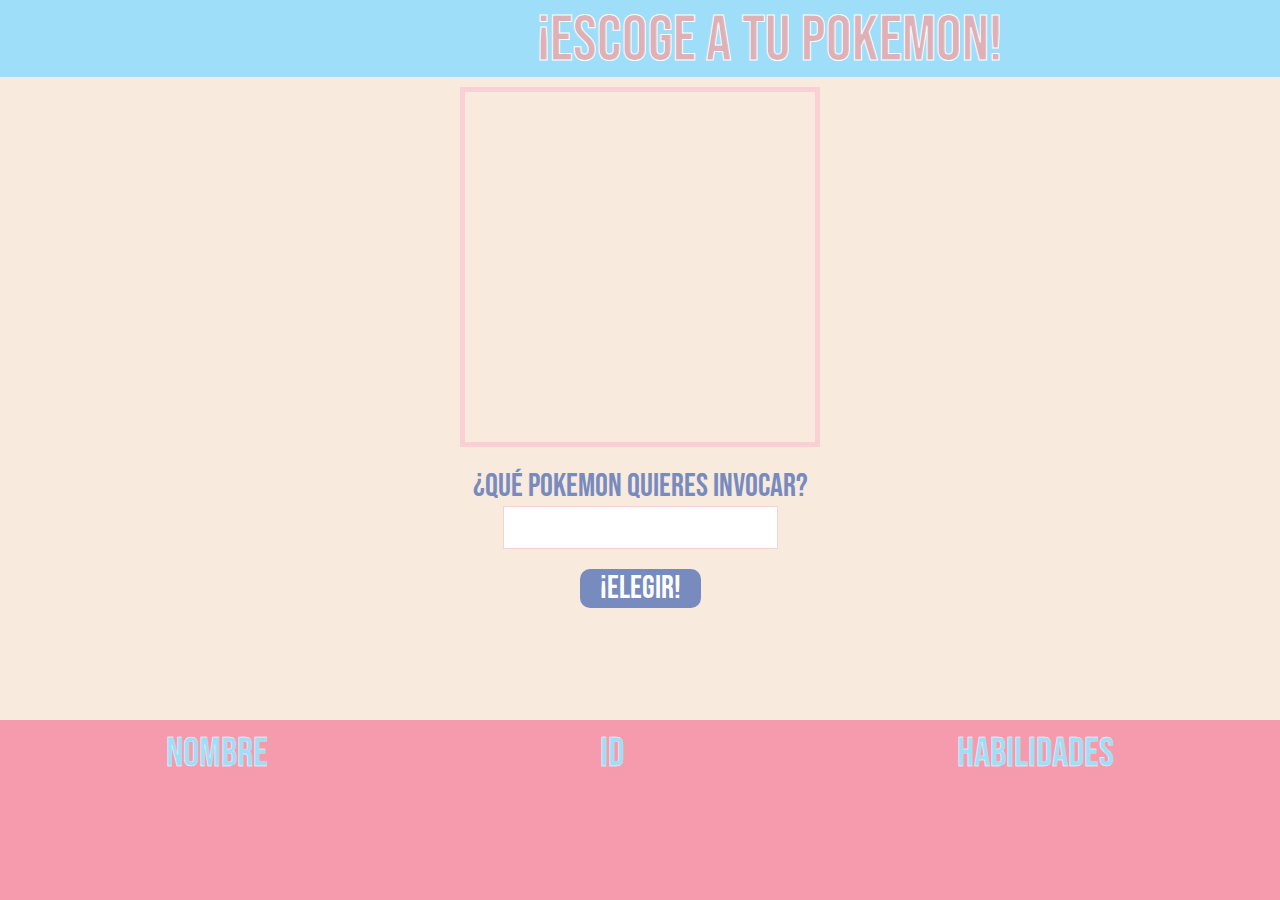
<file: API Pokemon/index.html>
<!DOCTYPE html>
<html lang="en">
<head>
  <meta charset="UTF-8">
  <meta name="viewport" content="width=device-width, initial-scale=1.0">
  <meta http-equiv="X-UA-Compatible" content="ie=edge">
  <link rel="stylesheet" href="style.css">
  <title>Pokemon</title>
</head>
<body>
  <header>
    <div><marquee BEHAVIOR=ALTERNATE SCROLLAMOUNT=18>¡Escoge a tu Pokemon!</marquee></div>
  </header>
  <section>
    <div id="ia"></div>
    <form id="form" method="post">
      <label for="pokemon">¿Qué pokemon quieres invocar?</label><br>
      <input type="text" name="pokemon" id="pokemon"><br>
      <button type="submit">¡ELEGIR!</button>
    </form>
  </section>
  <footer>
    <div>NOMBRE<br><p id="pname"></p></div>
    <div>ID<br><p id="pid"></p></div>
    <div>HABILIDADES<br><p id="pab"></p></div>
  </footer>
  <script src="script.js"></script>
</body>
</html>
</file>
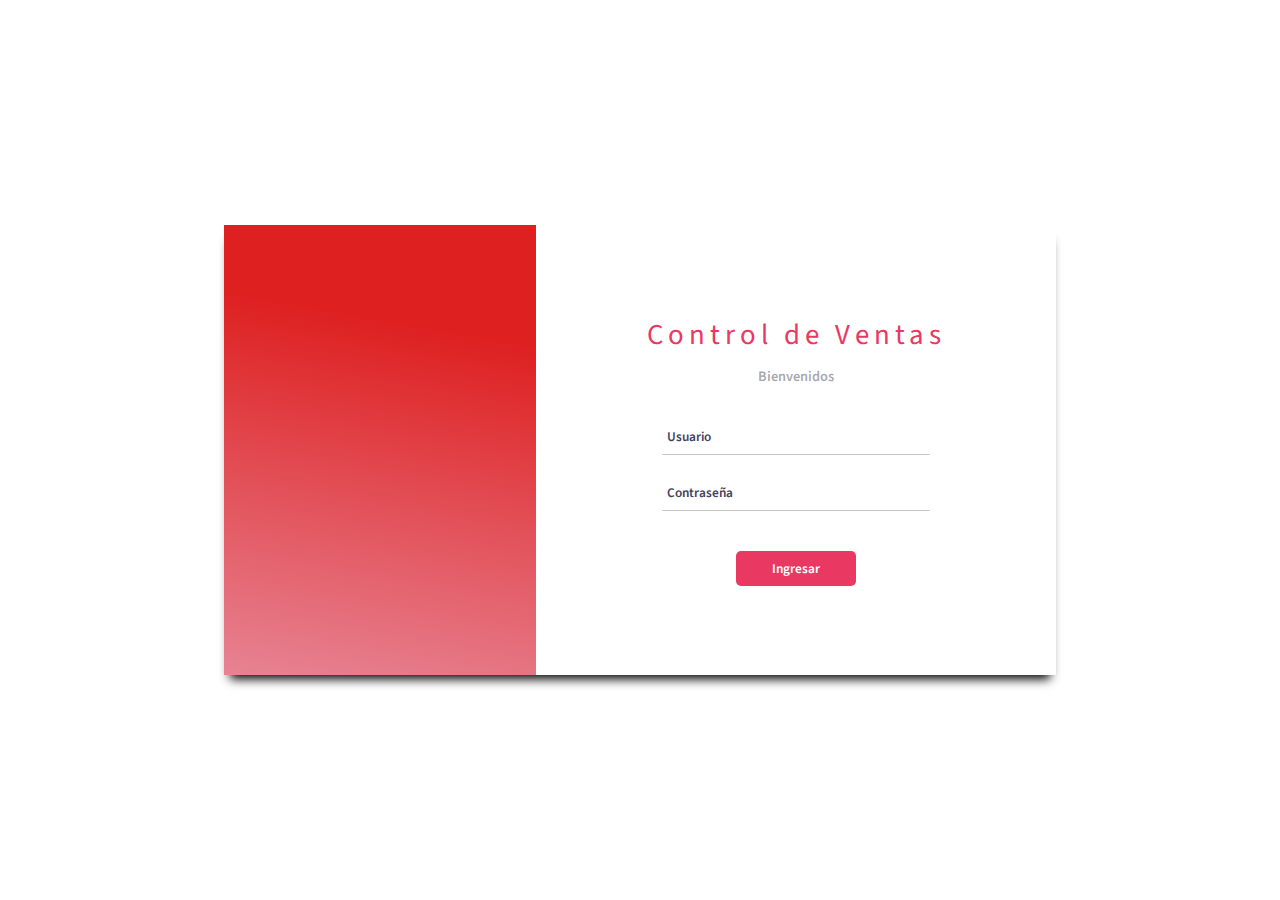
<file: Novanity 2/index.html>
<!DOCTYPE html>
<html lang="en">
<head>
  <meta charset="UTF-8">
  <meta name="viewport" content="width=device-width, initial-scale=1.0">
  <meta http-equiv="X-UA-Compatible" content="ie=edge">
  <link rel="shortcut icon" href="./Images/favicon.png">
  <link rel="stylesheet" href="./css/styles-index.css">
  <title>Iniciar sesión - Novanity</title>
</head>
<body>
  <main>
    <div class="card"></div>
    <section class="login">
      <h1>Control de Ventas</h1>
      <p>Bienvenidos</p>
      <div>
        <form action="./html/inicio.html" method="GET">
          <input class="fill" type="text" name="user" placeholder="Usuario">
          <input class="fill" type="password" name="password" placeholder="Contraseña">
          <input type="submit" class="button" name="send" value="Ingresar">
        </form>
      </div>
    </section>
  </main>
</body>
</html>
</file>
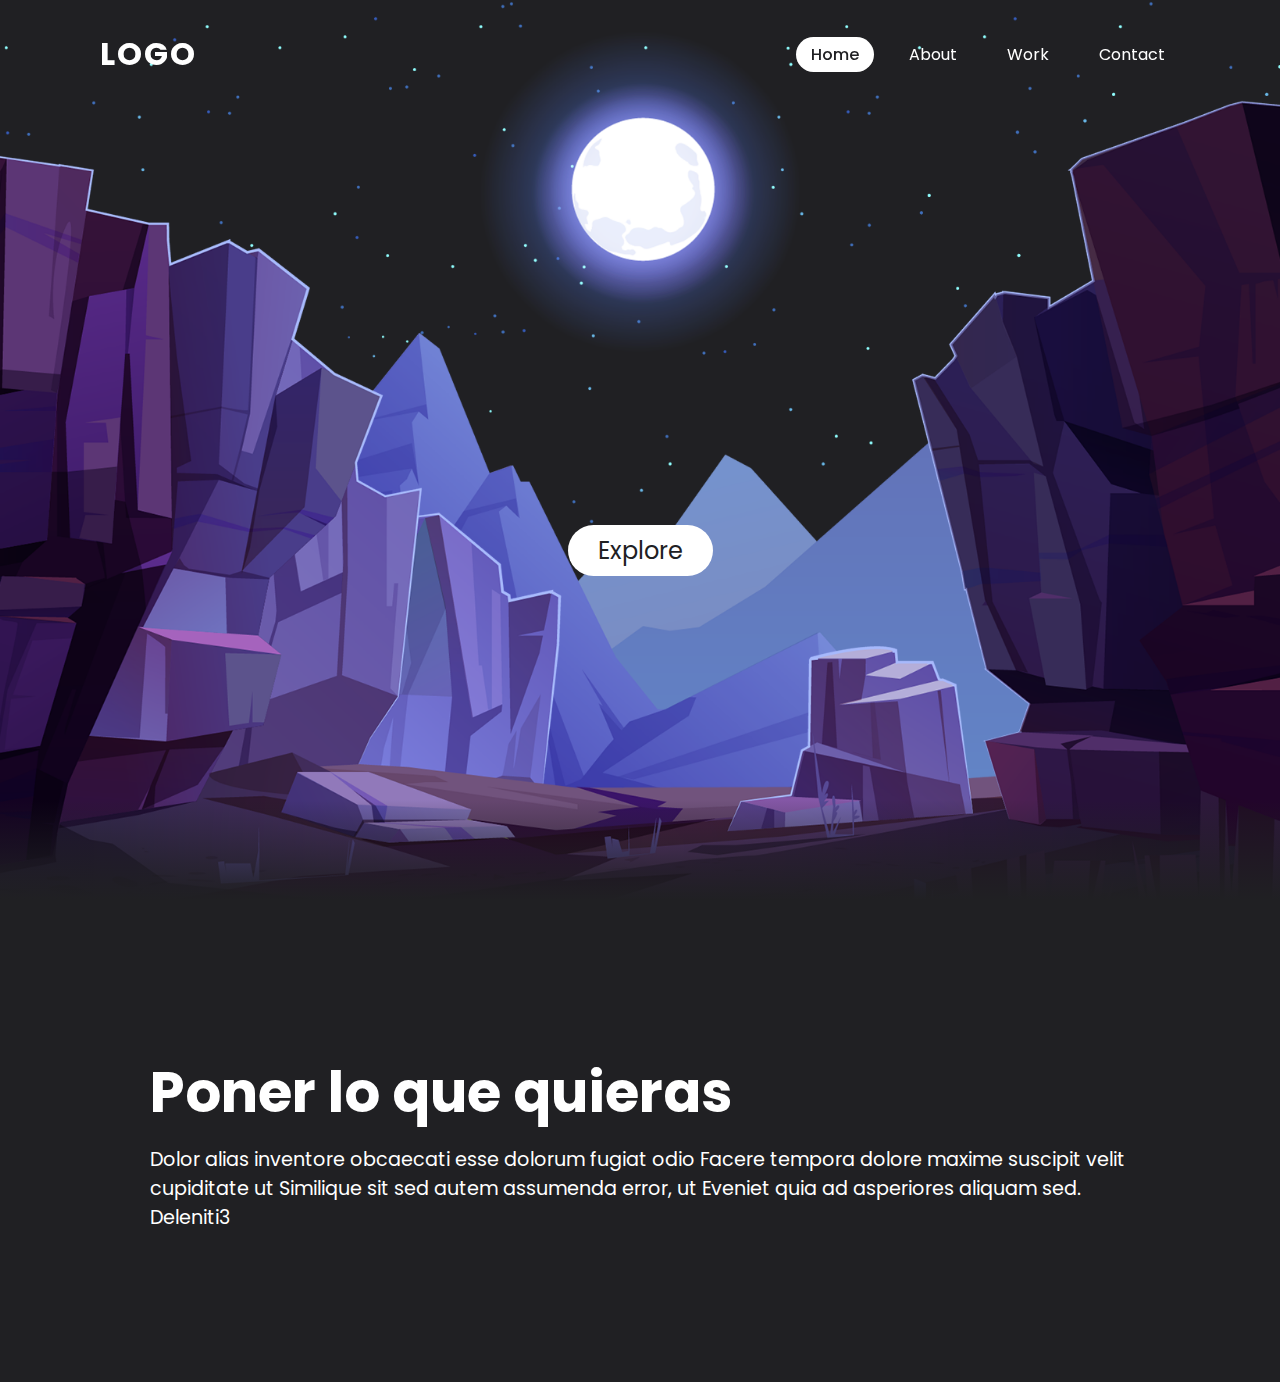
<file: Portafolio Plantilla/index.html>
<!DOCTYPE html>
<html lang="en">
  <head>
    <meta charset="UTF-8" />
    <title>Portafolio - Steven Espejo Cabarcas</title>
    <link rel="shortcut icon" href="./images/favicon.png" type="image/x-icon">
    <link rel="stylesheet" href="./style/style.css" />
  </head>
  <body>
    <header>
	<a href="#" class="logo">logo</a>
	<ul>
	    <li><a href="#" class="active">Home</a></li>
	    <li><a href="#">About</a></li>
	    <li><a href="#">Work</a></li>
	    <li><a href="#">Contact</a></li>
	</ul>
    </header>
    <section>
	<img src="./images/stars.png" alt="estrellas" id="stars">
	<img src="./images/moon.png" alt="luna" id="moon">
	<img src="./images/mountains_behind.png" alt="montaña" id="moun_be">
	<h2 id="text">Moon Light</h2>
	<a href="#sec" id="btn">Explore</a>
	<img src="./images/mountains_front.png" alt="montaña" id="moun_fr">
    </section>
    <div class="sec" id="sec">
	<h2>Poner lo que quieras</h2>
	<p>Dolor alias inventore obcaecati esse dolorum fugiat odio Facere tempora dolore maxime suscipit velit cupiditate ut Similique sit sed autem assumenda error, ut Eveniet quia ad asperiores aliquam sed. Deleniti3</p>
    </div>
    
    <script src="./js/index.js"></script>
  </body>
</html>
</file>
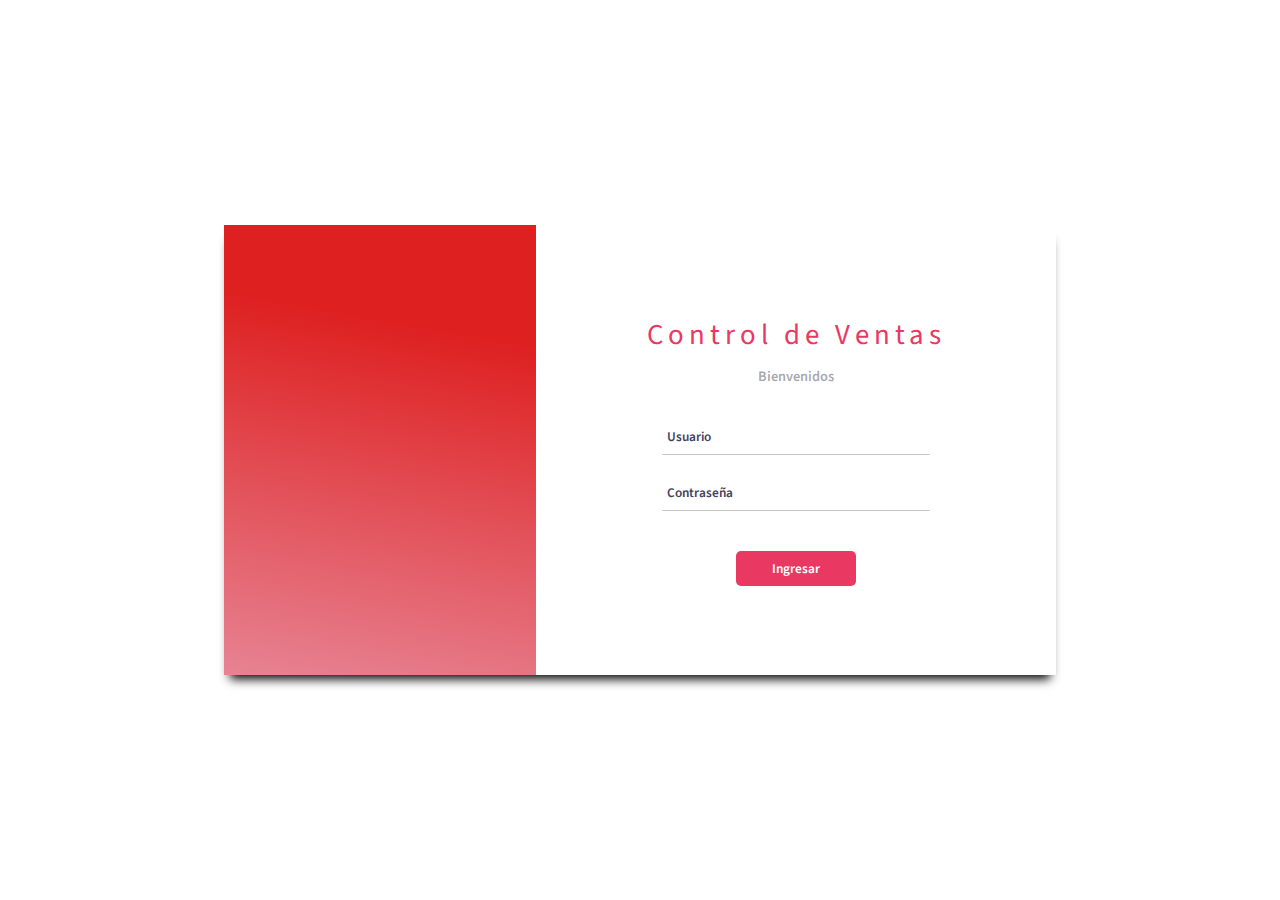
<file: Novanity 1/html/index.html>
<!DOCTYPE html>
<html lang="en">
<head>
  <meta charset="UTF-8">
  <meta name="viewport" content="width=device-width, initial-scale=1.0">
  <meta http-equiv="X-UA-Compatible" content="ie=edge">
  <link rel="shortcut icon" href="../Images/favicon.png">
  <link rel="stylesheet" href="../css/styles-index.css">
  <title>Iniciar sesión - Novanity</title>
</head>
<body>
  <main>
    <div class="card"></div>
    <section class="login">
      <h1>Control de Ventas</h1>
      <p>Bienvenidos</p>
      <div>
        <form action="inicio.html" method="GET">
          <input class="fill" type="text" name="user" placeholder="Usuario">
          <input class="fill" type="password" name="password" placeholder="Contraseña">
          <input type="submit" class="button" name="send" value="Ingresar">
        </form>
      </div>
    </section>
  </main>
</body>
</html>
</file>
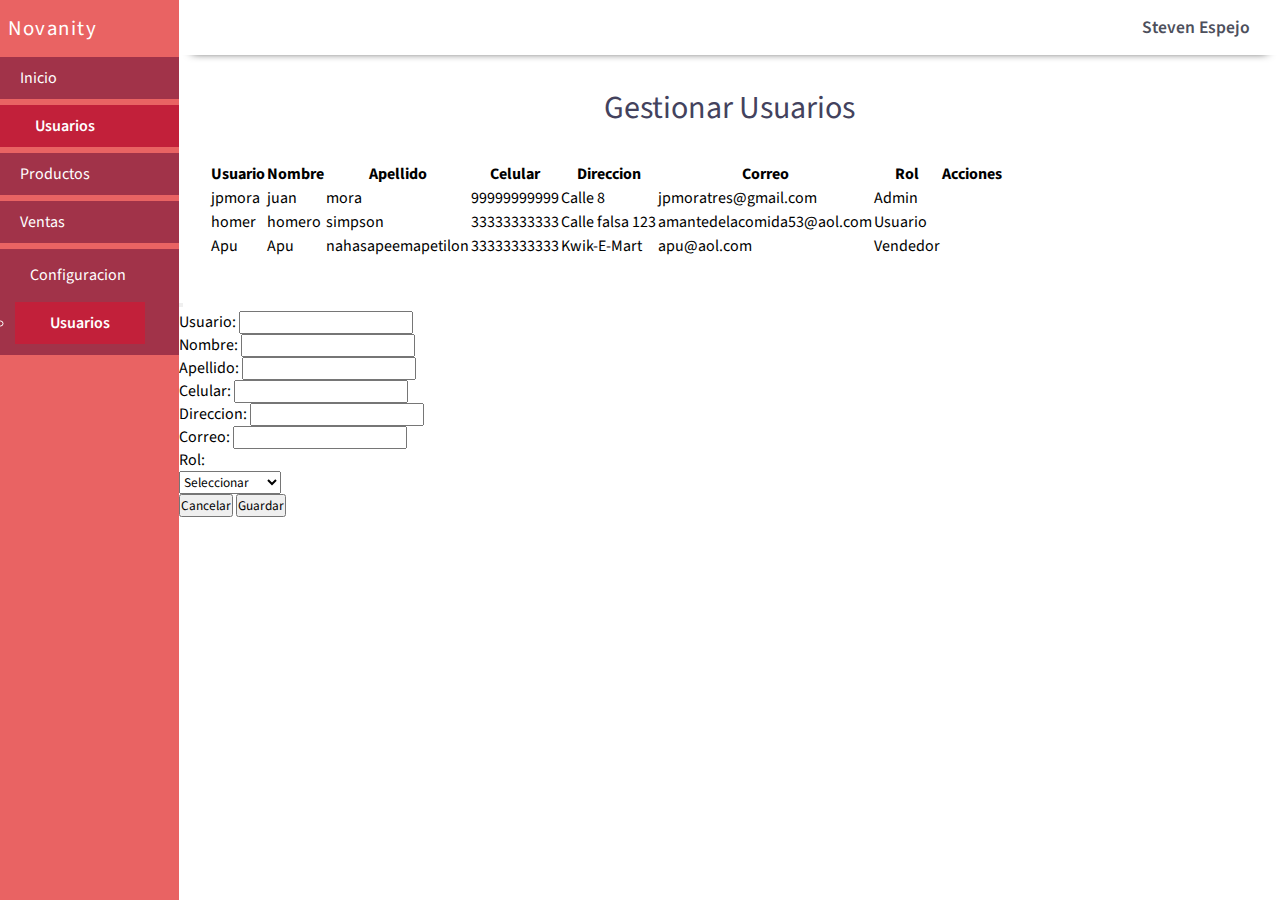
<file: Novanity 2/html/conf_usuarios.html>
<!DOCTYPE html>
<html lang="en">
<head>
  <meta charset="UTF-8">
  <meta name="viewport" content="width=device-width, initial-scale=1.0">
  <meta http-equiv="X-UA-Compatible" content="ie=edge">
  <link rel="shortcut icon" href="../Images/favicon.png">
  <link rel="stylesheet" href="../css/styles-feature.css">
  <link rel="stylesheet" href="https://use.fontawesome.com/releases/v5.8.1/css/all.css" integrity="sha384-50oBUHEmvpQ+1lW4y57PTFmhCaXp0ML5d60M1M7uH2+nqUivzIebhndOJK28anvf" crossorigin="anonymous">


  <!-- jquery -->
  <script src="https://code.jquery.com/jquery-3.6.0.min.js" integrity="sha256-/xUj+3OJU5yExlq6GSYGSHk7tPXikynS7ogEvDej/m4=" crossorigin="anonymous"></script>
  <!-- bootstrap -->
  <link href="https://cdn.jsdelivr.net/npm/bootstrap@5.0.2/dist/css/bootstrap.min.css" rel="stylesheet" integrity="sha384-EVSTQN3/azprG1Anm3QDgpJLIm9Nao0Yz1ztcQTwFspd3yD65VohhpuuCOmLASjC" crossorigin="anonymous">
  <script src="https://cdn.jsdelivr.net/npm/@popperjs/core@2.9.2/dist/umd/popper.min.js" integrity="sha384-IQsoLXl5PILFhosVNubq5LC7Qb9DXgDA9i+tQ8Zj3iwWAwPtgFTxbJ8NT4GN1R8p" crossorigin="anonymous"></script>
  <script src="https://cdn.jsdelivr.net/npm/bootstrap@5.0.2/dist/js/bootstrap.min.js" integrity="sha384-cVKIPhGWiC2Al4u+LWgxfKTRIcfu0JTxR+EQDz/bgldoEyl4H0zUF0QKbrJ0EcQF" crossorigin="anonymous"></script>

  <!-- Datatables -->
  <link rel="stylesheet" type="text/css" href="https://cdn.datatables.net/1.11.3/css/jquery.dataTables.css">
  
  <title>Usuarios - Novanity</title>
</head>
<body>
  <header>
    <h1>Novanity</h1>
    <nav>
      <a href="inicio.html"><i class="fas fa-home"></i>Inicio</a>
      <a href="usuario.html" class="in"><i class="fas fa-chevron-right"></i>Usuarios</a>
      <a href="productos.html"><i class="fas fa-people-carry"></i>Productos</a>
      <a href="ventas.html"><i class="fas fa-hand-holding-usd"></i>Ventas</a>
      <ul class="nav nav-tabs">
        <li class="nav-item dropdown">
          <a class="nav-link dropdown-toggle" data-bs-toggle="dropdown" href="#" role="button" aria-expanded="false">Configuracion</a>
          <ul class="dropdown-menu">
            <li><a href="conf_usuarios.html" class="in"><i class="fas fa-chevron-right"></i>Usuarios</a></li>
          </ul>
        </li>
      </ul>
    </nav>
  </header>
  <main>
    <section class="user_login">
      <i class="fas fa-bell"></i>
      <a href="">
        <h2>Steven Espejo</h2>
        <i class="fas fa-chevron-down"></i>
      </a>
    </section>
    <!-- Tabla -->
    <h2 class="title2">Gestionar Usuarios</h2>
    <div class="tabla">
    <table id="tabla_conf_usuarios" class="display">
      <thead>
          <tr>
              <th>Usuario</th>
              <th>Nombre</th>
              <th>Apellido</th>
              <th>Celular</th>
              <th>Direccion</th>
              <th>Correo</th>
              <th>Rol</th>
              <th>Acciones</th>
          </tr>
      </thead>
      <tbody>
          <tr>
              <td>jpmora</td>
              <td>juan</td>
              <td>mora</td>
              <td>99999999999</td>
              <td>Calle 8</td>
              <td>jpmoratres@gmail.com</td>
              <td>Admin</td>
              <td></td>
          </tr>
          <tr>
            <td>homer</td>
            <td>homero</td>
            <td>simpson</td>
            <td>33333333333</td>
            <td>Calle falsa 123</td>
            <td>amantedelacomida53@aol.com</td>
            <td>Usuario</td>
            <td></td>
          </tr>
          <tr>
            <td>Apu</td>
            <td>Apu</td>
            <td>nahasapeemapetilon</td>
            <td>33333333333</td>
            <td>Kwik-E-Mart</td>
            <td>apu@aol.com</td>
            <td>Vendedor</td>
            <td></td>
          </tr>
      </tbody>
  </table>
</div>

<!--Modal para CRUD para editar algunos campos solo por el administrador-->
<div class="modal fade" id="modalUsuario" tabindex="-1" role="dialog" aria-labelledby="exampleModalLabel" aria-hidden="true">
  <div class="modal-dialog" role="document">
      <div class="modal-content">
          <div class="modal-header">
              <h5 class="modal-title" id="exampleModalLabel"></h5>
              <button type="button" class="btn-close" data-bs-dismiss="modal" aria-label="Close">
              </button>
          </div>
      <form id="formPersonas">
          <div class="modal-body">
              <div class="form-group">
              <label for="usuario" class="col-form-label" >Usuario:</label>
              <input type="text" class="form-control" id="usuario">
              </div>
              <div class="form-group">
              <label for="nombre" class="col-form-label">Nombre:</label>
              <input type="text" class="form-control" id="nombre">
              </div>
              <div class="form-group">
              <label for="apellido" class="col-form-label">Apellido:</label>
              <input type="text" class="form-control" id="apellido">
              </div>
              <div class="form-group">
              <label for="celular" class="col-form-label">Celular:</label>
              <input type="text" class="form-control" id="celular">
              </div>
              <div class="form-group">
              <label for="direccion" class="col-form-label">Direccion:</label>
              <input type="text" class="form-control" id="direccion">
              </div>
              <div class="form-group">
                <label for="correo" class="col-form-label">Correo:</label>
                <input type="text" class="form-control" id="correo">
              </div>
              <div class="form-group">
              <label for="rol" class="col-form-label" >Rol:</label>
               <br>
                <select class="form-select" aria-label="Default select example">
                  <option  selected>Seleccionar</option>
                  <option  value="admin">Administrador</option>
                  <option  value="vendedor">Vendedor</option>
                  <option  value="Usuario">Usuario</option>
                </select>
              </div>
          </div>
          <div class="modal-footer">
              <button type="button" class="btn btn-light" data-bs-dismiss="modal">Cancelar</button>
              <button type="submit" id="btnGuardar" class="btn btn-dark">Guardar</button>
          </div>
      </form>
      </div>
  </div>
</div>
<!-- Fin Modal para CRUD para editar algunos campos solo por el administrador-->

  <!-- Datatables -->
  <script type="text/javascript" charset="utf8" src="https://cdn.datatables.net/1.11.3/js/jquery.dataTables.js"></script>
  <!-- Mi JS -->
  <script src="../JS/tablas.js"></script> 
</body>
</html>
</file>
<file: API Pokemon/style.css>
@import url('https://fonts.googleapis.com/css2?family=Bebas+Neue&display=swap');

body {
  overflow: hidden;
  background: #F8EADC;
  height: 100%;
  margin: 0;
}

header{
  background: #9EDEF9;
  color: #dfb1b7; /*#FAD0D5*/
  font-family: 'Bebas Neue', cursive;
  font-size: 4em;
}

header marquee{
  margin-bottom: -21px;
  -webkit-text-stroke: 1px white;
}

section {
  padding-top: 10px;
  text-align: center;
  height: 38vw;
}

section div{
  width: 350px;
  height: 350px;
  margin: 0 auto;
  border: 5px solid #FAD0D5;
  /* background: url('../img/cover.jpg') no-repeat top center; */
  background-size: cover;
}

section form {
  color: #778BBE;
  margin-top: 20px;
  font-family: 'Bebas Neue', cursive;
  font-size: 2em;
}

section form input{
  font-family: 'Bebas Neue', cursive;
  font-size: 1em;
  border: 1px solid #FAD0D5;
  text-align: center;
}

section form button{
  font-family: 'Bebas Neue', cursive;
  font-weight: 400;
  background: #778BBE;
  color: white;
  margin-top: 20px;
  font-size: 2rem;
  border: none;
  padding: 0px 20px;
  border-radius: 10px;
}

section form button:hover{
  background: white;
  color: #778BBE;
  border: 1px solid #778BBE;
}

section form input:focus{
  border: 3px solid #FAD0D5;
  border-radius: 2px;
  outline: 0 none;
}

footer{
  position: absolute;
  display: flex;
  bottom: 0;
  width: 100%;
  height: 20%;
  background: #F59BAD;
}

footer > div{
  /* background: blue; */
  padding-top: 10px;
  font-family: 'Bebas Neue', cursive;
  font-size: 2.5rem;
  color: #9EDEF9;
  -webkit-text-stroke: 0.3px white;
  text-align: center;
  margin: 0 auto;
}

footer > div > p{
  /* background: blue; */
  font-family: 'Bebas Neue', cursive;
  font-size: 1.8rem;
  color: white;
  margin: 0;
}
</file>
<file: Novanity 2/css/styles-index.css>
@import url("https://fonts.googleapis.com/css2?family=Source+Sans+Pro:wght@400;600;700;900&display=swap");

* {
  margin: 0;
  padding: 0;
  box-sizing: border-box;
  font-family: 'Source Sans Pro', sans-serif;
}

body{
 justify-content: center;
 margin-top: 25vh;
 display: flex;
 background: url('https://images.unsplash.com/photo-1488477181946-6428a0291777?ixid=MnwxMjA3fDB8MHxwaG90by1wYWdlfHx8fGVufDB8fHx8&ixlib=rb-1.2.1&auto=format&fit=crop&w=687&q=80');
 background-position: center top;
 background-repeat: no-repeat;
 background-size: cover;
}

.card{
  width: 60%;
  min-height: 50vh;
  float: left;
  background: linear-gradient(10deg, rgba(231,131,147,1) 0%, rgba(222,32,32,1) 76%);
}

main {
  width: 65%;
  min-height: 50vh;
  display: flex;
  text-align: center;
  align-items: center;
  background: rgba(255, 255, 255, 0.85);
  box-shadow: 0px 10px 10px -6px black;
}

main .login {
  width: 100%;
}

main .login h1 {
  margin-bottom: 10px;
  font-weight: 400;
  font-size: 1.8rem;
  letter-spacing: 5px;
  color: #E93963;
}

main .login p {
  margin-bottom: 40px;
  font-weight: 600;
  font-size: 0.9rem;
  color: rgba(77,79,92,0.5);
}

main .login div form input {
  display: flex;
  margin: 0 auto;
}
main .login div form .fill {
  width: 51.4%;
  padding-bottom: 8px;
  outline: 0;
  border: 0;
  border-bottom: 1px solid #C4C4C4;
  margin-bottom: 28px;
  background: transparent;
}

main .login div form .fill::placeholder {
  padding-left: 5px;
  color: #43425D;
  font-weight: 600;
}

main .login div form .button {
  width: 120px;
  padding: 8px 0;
  margin-top: 40px;
  border-radius: 5px;
  justify-content: center;
  border: 0;
  background: #E93963;
  color: white;
  font-weight: 600;
}

main .login div form .button:hover{
  background: #F9C8D3;
  color: #4e534a;
  transition: all 0.5s ease-in;
}
</file>
<file: Portafolio Plantilla/style/style.css>
@import url('https://fonts.googleapis.com/css?family=Poppins:300,400,500,600,700,800,900&display=swap');

*{
    margin: 0;
    padding: 0;
    box-sizing: border-box;
    font-family: 'Poppins', sans-serif;
    scroll-behavior: smooth;
}

body{
    min-height: 100vh;
    background: rgb(32,32,35);
    overflow-x: hidden;
}

header{
    position: absolute;
    top: 0;
    left: 0;
    width: 100%;
    padding: 30px 100px;
    display: flex;
    justify-content: space-between;
    align-items: center;
    z-index: 10000;
}

header .logo{
    color: #fff;
    font-weight: 700;
    text-decoration: none;
    font-size: 2em;
    text-transform: uppercase;
    letter-spacing: 2px;
}

header ul{
    display: flex;
    justify-content: center;
    align-items: center;
}

header ul li{
    list-style: none;
    margin-left: 20px;
}

header ul li a{
    text-decoration: none;
    padding: 6px 15px;
    color: #fff;
    border-radius: 20px;
}

header ul li a:hover, header ul li a.active{
   background: #fff;
   color: rgb(32,32,35);
   font-weight: 500;
}

section{
    position: relative;
    width: 100%;
    height: 100vh;
    padding: 100px;
    display: flex;
    justify-content: center;
    align-items: center;
    overflow: hidden;
}

section::before{
    content: '';
    position: absolute;
    bottom: 0;
    width: 100%;
    height: 100px;
    background: linear-gradient(to top,rgb(32,32,35),transparent);
    z-index: 1000;
}

section img{
    position: absolute;
    top: 0;
    left: 0;
    width: 100%;
    height: 100%;
    object-fit: cover;
    pointer-events: none;
}

section img#moon{
    mix-blend-mode: screen;
}

section img#moun_fr{
    z-index: 10;
}

#text{
    position: absolute;
    right: -350px;
    color: #fff;
    white-space: nowrap;
    font-size: 7.5vw;
    z-index: 9; 
}

#btn{
    text-decoration: none;
    display: inline-block;
    padding: 8px 30px;
    border-radius: 40px;
    background: #fff;
    color:  rgb(32,32,35);
    font-size: 1.5em;
    z-index: 9;
    transform: translateY(100px);
}

.sec {
    position: relative;
    padding: 150px;
    background: rgb(32,32,35);
}

.sec h2{
    font-size: 3.5em;
    margin-bottom: 10px;
    color: #fff;
}

.sec p{
    font-size: 1.2em;
    color: #fff;
}
</file>
<file: Novanity 1/css/styles-index.css>
@import url("https://fonts.googleapis.com/css2?family=Source+Sans+Pro:wght@400;600;700;900&display=swap");

* {
  margin: 0;
  padding: 0;
  box-sizing: border-box;
  font-family: 'Source Sans Pro', sans-serif;
}

body{
 justify-content: center;
 margin-top: 25vh;
 display: flex;
 background: url('https://images.unsplash.com/photo-1488477181946-6428a0291777?ixid=MnwxMjA3fDB8MHxwaG90by1wYWdlfHx8fGVufDB8fHx8&ixlib=rb-1.2.1&auto=format&fit=crop&w=687&q=80');
 background-position: center top;
 background-repeat: no-repeat;
 background-size: cover;
}

.card{
  width: 60%;
  min-height: 50vh;
  float: left;
  background: linear-gradient(10deg, rgba(231,131,147,1) 0%, rgba(222,32,32,1) 76%);
}

main {
  width: 65%;
  min-height: 50vh;
  display: flex;
  text-align: center;
  align-items: center;
  background: rgba(255, 255, 255, 0.85);
  box-shadow: 0px 10px 10px -6px black;
}

main .login {
  width: 100%;
}

main .login h1 {
  margin-bottom: 10px;
  font-weight: 400;
  font-size: 1.8rem;
  letter-spacing: 5px;
  color: #E93963;
}

main .login p {
  margin-bottom: 40px;
  font-weight: 600;
  font-size: 0.9rem;
  color: rgba(77,79,92,0.5);
}

main .login div form input {
  display: flex;
  margin: 0 auto;
}
main .login div form .fill {
  width: 51.4%;
  padding-bottom: 8px;
  outline: 0;
  border: 0;
  border-bottom: 1px solid #C4C4C4;
  margin-bottom: 28px;
  background: transparent;
}

main .login div form .fill::placeholder {
  padding-left: 5px;
  color: #43425D;
  font-weight: 600;
}

main .login div form .button {
  width: 120px;
  padding: 8px 0;
  margin-top: 40px;
  border-radius: 5px;
  justify-content: center;
  border: 0;
  background: #E93963;
  color: white;
  font-weight: 600;
}

main .login div form .button:hover{
  background: #F9C8D3;
  color: #4e534a;
  transition: all 0.5s ease-in;
}
</file>
<file: Novanity 2/css/styles-feature.css>
@import url("https://fonts.googleapis.com/css2?family=Source+Sans+Pro:wght@400;600;700;900&display=swap");

* {
  margin: 0;
  padding: 0;
  box-sizing: border-box;
  font-family: 'Source Sans Pro', sans-serif;
}

header {
  width: 14%;
  float: left;
  min-height: 100vh;
  background: #E96363;
}

header h1 {
  font-size: 1.3rem;
  font-weight: 400;
  letter-spacing: 1.5px;
  padding: 14px 0 14px 8px;
  color: white;
}

header nav a {
  display: block;
  margin-bottom: 6px;
  padding: 10px 0 10px 15px;
  text-decoration: none;
  background: #A13349;
  color: white;
}

header nav a:hover {
  background: #c2203a;
  color: white;
  font-weight: 600;
  transition: all 0.1s ease-in;
}

header nav .in, header nav .in:hover {
  background: #c2203a;
  font-weight: 600;
}

header nav a .fa-chevron-right {
  padding-left: 10px;
  margin-right: 10px;
  color: #000000;
}

header nav a .fa-user, .fa-people-carry, .fa-hand-holding-usd, .fa-home {
  margin-right: 5px;
  width: 20px;
  text-align: center;
  color: #fff;
}

main {
  min-height: 100vh;
  width: 86%;
  overflow: hidden;
}

main .user_login {
  overflow: hidden;
  display: flex;
  justify-content: flex-end;
  align-items: center;
  box-shadow: 0px 10px 10px -13px black;
}

main .user_login a {
  align-items: center;
  display: flex;
  padding: 15px 0 15px 20px;
}

main .user_login a:hover {
  background: rgba(105, 105, 105, 0.07);
  transition: all 0.2s ease-in;
}

main .user_login a:hover .fa-chevron-down {
  color: black;
  transition: all 0.2s ease-in;
}

main .user_login a .fa-chevron-down {
  margin-right: 20px;
  color: #A4AFB7;
}

main .user_login .fa-bell {
  padding-right: 20px;
  border-right: 1px solid #BCBCCB;
  color: #BCBCCB;
}

main .user_login .fa-bell:hover {
  color: black;
}

main .user_login a h2 {
  margin-right: 10px;
  font-weight: 600;
  font-size: 1.1rem;
  color: #4D4F5C;
}

main .user_login a:hover h2 {
  font-weight: 700;
  transition: all 0.2s ease-in;
}

main .user_login * {
  float: left;
}

.category {
  width: 90%;
  margin: 30px auto 0 auto;
}

.category .title {
  margin-bottom: 40px;
  font-weight: 400;
  color: #43425D;
}

main .title2{
  font-weight: 400;
  font-size: 2rem;
  color: #43425D;
  margin-top: 30px;
  text-align: center;
}

.category div {
  display: inline-flex;
  flex-wrap: wrap;
  margin: 0 2% 2% 0;
  width: 354.5px;
  height: 140px;
  border: 1px solid #BCBCCB;
  text-align: center;
}

.category div:last-child {
  margin-right: 0;
}

.category div a {
  display: flex;
  width: 100%;
  height: 100%;
  justify-content: center;
  align-items: center;
  text-decoration: none;
  -webkit-transition-property: color;
  transition-property: color;
  -webkit-transition-duration: 0.3s;
  transition-duration: 0.3s;
  -webkit-transform: perspective(1px) translateZ(0);
  transform: perspective(1px) translateZ(0);
}

.category div a:before {
  content: "";
  position: absolute;
  z-index: -1;
  top: 0;
  bottom: 0;
  left: 0;
  right: 0;
  background: rgba(105, 105, 105, 0.07);
  -webkit-transform: scaleX(0);
  transform: scaleX(0);
  -webkit-transform-origin: 50%;
  transform-origin: 50%;
  -webkit-transition-property: transform;
  transition-property: transform;
  -webkit-transition-duration: 0.3s;
  transition-duration: 0.3s;
  -webkit-transition-timing-function: ease-out;
  transition-timing-function: ease-out;
}
.category div a:hover, .category div a:focus, .category div a:active {
  color: white;
}
.category div a:hover:before, .category div a:focus:before, .category div a:active:before {
  -webkit-transform: scaleX(1);
  transform: scaleX(1);
}

.category div a figure {
  margin-right: 30%;
}

.category div a figure h2 {
  font-weight: 600;
  letter-spacing: 2px;
  font-size: 1.2rem;
  margin-bottom: 5px;
  color: #100F0F;
}

.category div a figure p {
  font-size: 3rem;
  color: #A3A0FB;
}

.category div a i {
  font-size: 2.5rem;
  padding: 20px 20px;
  border-radius: 50%;
}

.category div a .fa-users{
  color: #56D9FE;
  border: 1px solid #56D9FE;
}

.category div a .fa-truck{
  color: #f6b169;
  border: 1px solid #f6b169;
}

.category div a .fa-chart-line{
  color: #4AD991;
  border: 1px solid #4AD991;
}

iframe{
  display: flex;
  align-items: center;
  margin: 0 auto;
  width: 80%;
  height: 70vh;
  border: none;
}

.tabla{
 margin: 30px 30px;
}

.nav-item {
  display: block;
  padding: 5px 34px 5px 15px;
  margin-bottom: 6px;
  text-decoration: none;
  background: #A13349;
  color: white;
}
.nav-link {
  color: white !important;
}
</file>
